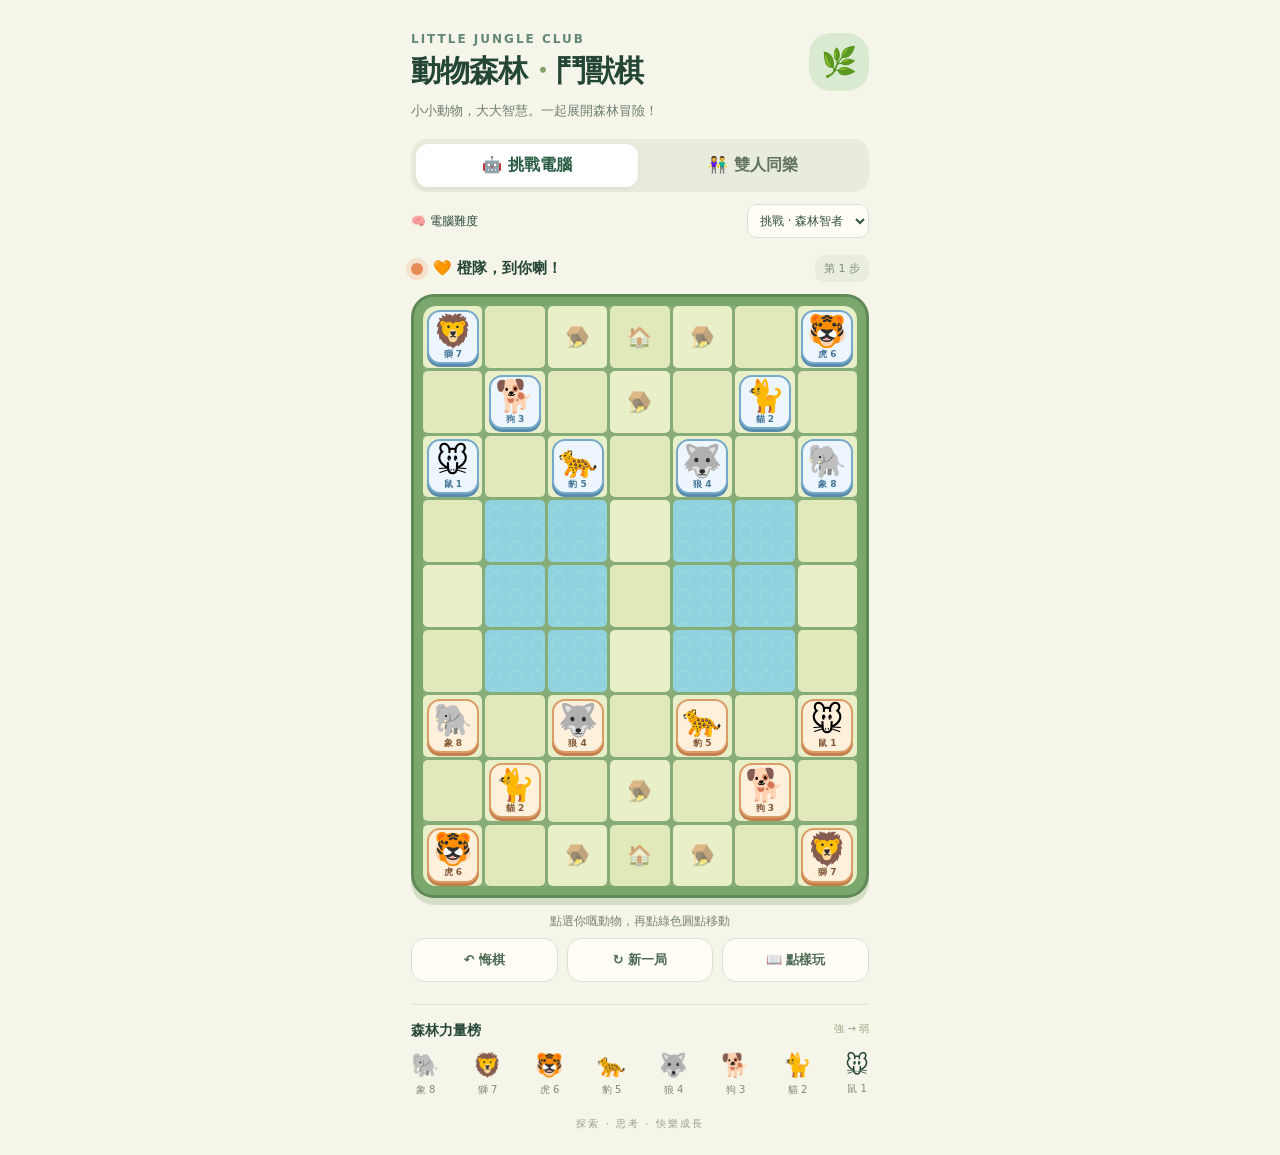
<file: index.html>
<!doctype html><html lang="zh-HK"><head><meta charset="UTF-8"><meta name="viewport" content="width=device-width,initial-scale=1,viewport-fit=cover"><meta name="theme-color" content="#f6f5e9"><title>動物森林・鬥獸棋</title><style>
*{box-sizing:border-box}body{margin:0;background:#f6f5e9;color:#244635;font-family:system-ui,-apple-system,sans-serif}button,select{font:inherit;touch-action:manipulation}button{cursor:pointer}main{max-width:490px;margin:auto;padding:20px 16px max(24px,env(safe-area-inset-bottom))}.top{display:flex;align-items:center;justify-content:space-between}.brand{font-size:12px;font-weight:850;letter-spacing:2px;color:#638975}h1{font-size:30px;margin:5px 0 0;letter-spacing:-1px}.leaf{background:#d9ead0;border-radius:22px;padding:12px;font-size:29px}.intro{font-size:13px;color:#6d8070;margin:10px 0 19px}[hidden]{display:none!important}.modes{display:flex;background:#e8ecdd;padding:5px;border-radius:16px;gap:5px}.modes button{width:50%;border:0;border-radius:12px;padding:11px;background:transparent;color:#617260;font-weight:700}.modes button.active{background:#fff;color:#285c42;box-shadow:0 2px 5px #26442d12}.status{display:flex;align-items:center;gap:10px;margin:17px 0 12px}.dot{width:12px;height:12px;background:#e68b55;border-radius:50%;box-shadow:0 0 0 5px #f5e1cc}.status strong{flex:1;font-size:15px}.badge{font-size:11px;color:#7d8c78;background:#e9eddf;padding:6px 9px;border-radius:9px}.frame{padding:9px;background:#7ba66c;border:3px solid #608958;border-radius:23px;box-shadow:0 7px 0 #d5dfc8;position:relative}.board{display:grid;grid-template-columns:repeat(7,1fr);gap:3px;background:#87ac77;border-radius:13px;overflow:hidden}.cell{position:relative;aspect-ratio:1/1.04;border:0;background:#e9efc8;padding:2px;border-radius:5px;display:flex;align-items:center;justify-content:center;min-width:0}.cell:nth-child(even){background:#e1e9ba}.cell.water{background:#90d2dd;background-image:radial-gradient(ellipse at 50% 110%,transparent 40%,#b8e7e966 43%,transparent 51%);background-size:21px 17px}.terrain{position:absolute;font-size:20px;opacity:.55}.piece{z-index:1;width:94%;height:94%;border-radius:13px;display:flex;flex-direction:column;justify-content:center;align-items:center;background:#fff0db;border:2px solid #dc9c66;box-shadow:0 3px 0 #c47f4d;font-size:clamp(21px,6.6vw,32px);line-height:1}.piece.blue{background:#edf6ff;border-color:#77a9ca;box-shadow:0 3px 0 #598bad}.piece small{font-size:9px;color:#805837;margin-top:3px;font-weight:850}.piece.blue small{color:#467697}.cell.selected{outline:3px solid #ffca47;outline-offset:-3px;background:#ffe593}.cell.legal:after{content:'';position:absolute;z-index:2;width:13px;height:13px;border-radius:50%;background:#3d9462aa;border:2px solid #fff}.cell.legal:has(.piece):after{width:85%;height:85%;background:transparent;border:3px dashed #e56651;border-radius:12px}.cell.last{box-shadow:inset 0 0 0 2px #edc65c}.hint{min-height:39px;text-align:center;font-size:12px;color:#788771;padding:15px 0 8px}.controls{display:flex;gap:9px}.controls button{border:1px solid #dbe2cf;background:#fffdf6;border-radius:14px;padding:12px 5px;font-size:13px;font-weight:700;color:#4c6951;flex:1}.guide{margin-top:22px;border-top:1px solid #e0e5d5;padding-top:17px}.guide h2{font-size:14px;margin:0 0 12px}.ranks{display:flex;justify-content:space-between;gap:3px}.ranks span{text-align:center;font-size:23px}.ranks small{display:block;font-size:10px;color:#7f8d77;margin-top:4px}.footer{text-align:center;font-size:10px;color:#98a28d;letter-spacing:2px;margin-top:20px}dialog{border:0;border-radius:24px;max-width:380px;width:90%;padding:25px;background:#fffdf5;color:#34523c;box-shadow:0 20px 100px #16352540}dialog::backdrop{background:#193a3166}dialog h2{margin-top:0}dialog p{font-size:14px;line-height:1.8}dialog button{border:0;background:#377454;color:white;padding:12px 24px;border-radius:12px;width:100%}.toast{font-size:13px;color:#806c45} @media(min-width:700px){main{padding-top:32px}}@media(max-width:360px){main{padding:12px 9px}.piece{border-radius:9px}.piece small{font-size:8px}h1{font-size:26px}}
</style></head><body><main><header class="top"><div><div class="brand">LITTLE JUNGLE CLUB</div><h1>動物森林<span style="color:#83a16b">・</span>鬥獸棋</h1></div><div class="leaf">🌿</div></header><p class="intro">小小動物，大大智慧。一起展開森林冒險！</p><div class="modes"><button id="ai" class="active">🤖 挑戰電腦</button><button id="local">👫 雙人同樂</button></div><div id="difficultyRow" style="display:flex;align-items:center;justify-content:space-between;margin-top:12px;font-size:12px"><label for="difficulty">🧠 電腦難度</label><select id="difficulty" style="border:1px solid #dbe2cf;border-radius:10px;background:#fffdf6;padding:8px;color:#34523c"><option value="easy">入門 · 小探險家</option><option value="normal">進階 · 森林勇士</option><option value="hard" selected>挑戰 · 森林智者</option></select></div><div class="status"><i class="dot" id="dot"></i><strong id="status"></strong><span class="badge" id="count"></span></div><div class="frame"><div class="board" id="board" role="group" aria-label="鬥獸棋棋盤"></div></div><div class="hint" id="hint">點選橙隊動物，再點綠色圓點移動</div><div class="controls"><button id="undo">↶ 悔棋</button><button id="restart">↻ 新一局</button><button id="rules">📖 點樣玩</button></div><section class="guide"><h2>森林力量榜 <span style="float:right;color:#91a080;font-size:10px;font-weight:400">強 → 弱</span></h2><div class="ranks" id="ranks"></div></section><div class="footer">探索 · 思考 · 快樂成長</div></main><dialog id="rulesDialog"><h2>🌱 森林遊戲守則</h2><p>橙隊先行，輪流上下左右移動一格。點選動物，綠點就係可以去嘅地方。</p><p>🐘 象 ＞ 🦁 獅 ＞ 🐯 虎 ＞ 🐆 豹 ＞ 🐺 狼 ＞ 🐕 狗 ＞ 🐈 貓 ＞ 🐭 鼠。可吃同級或較弱動物；鼠可吃象，但象不能吃鼠。</p><p>💧 只有鼠可以下水。水中與陸上嘅鼠不能互吃，水中鼠不能吃陸上象。獅虎可以直線跳河，但途中有任何鼠就跳唔過。</p><p>🪤 動物進入對方陷阱會暫時失去力量，任何對方動物都可吃掉牠。不可進入自己獸穴。</p><p>🏠 進入對方獸穴，或令對方無棋可行，就贏！連續 100 步無吃子為和局。</p><button onclick="this.parentElement.close()">知道啦，出發！</button></dialog><dialog id="end"><h2 id="result"></h2><p>每一次思考，都係一次成長！</p><button onclick="this.parentElement.close();newGame()">再玩一次</button></dialog><script src="engine.js"></script><script src="game.js"></script></body></html>
</file>
